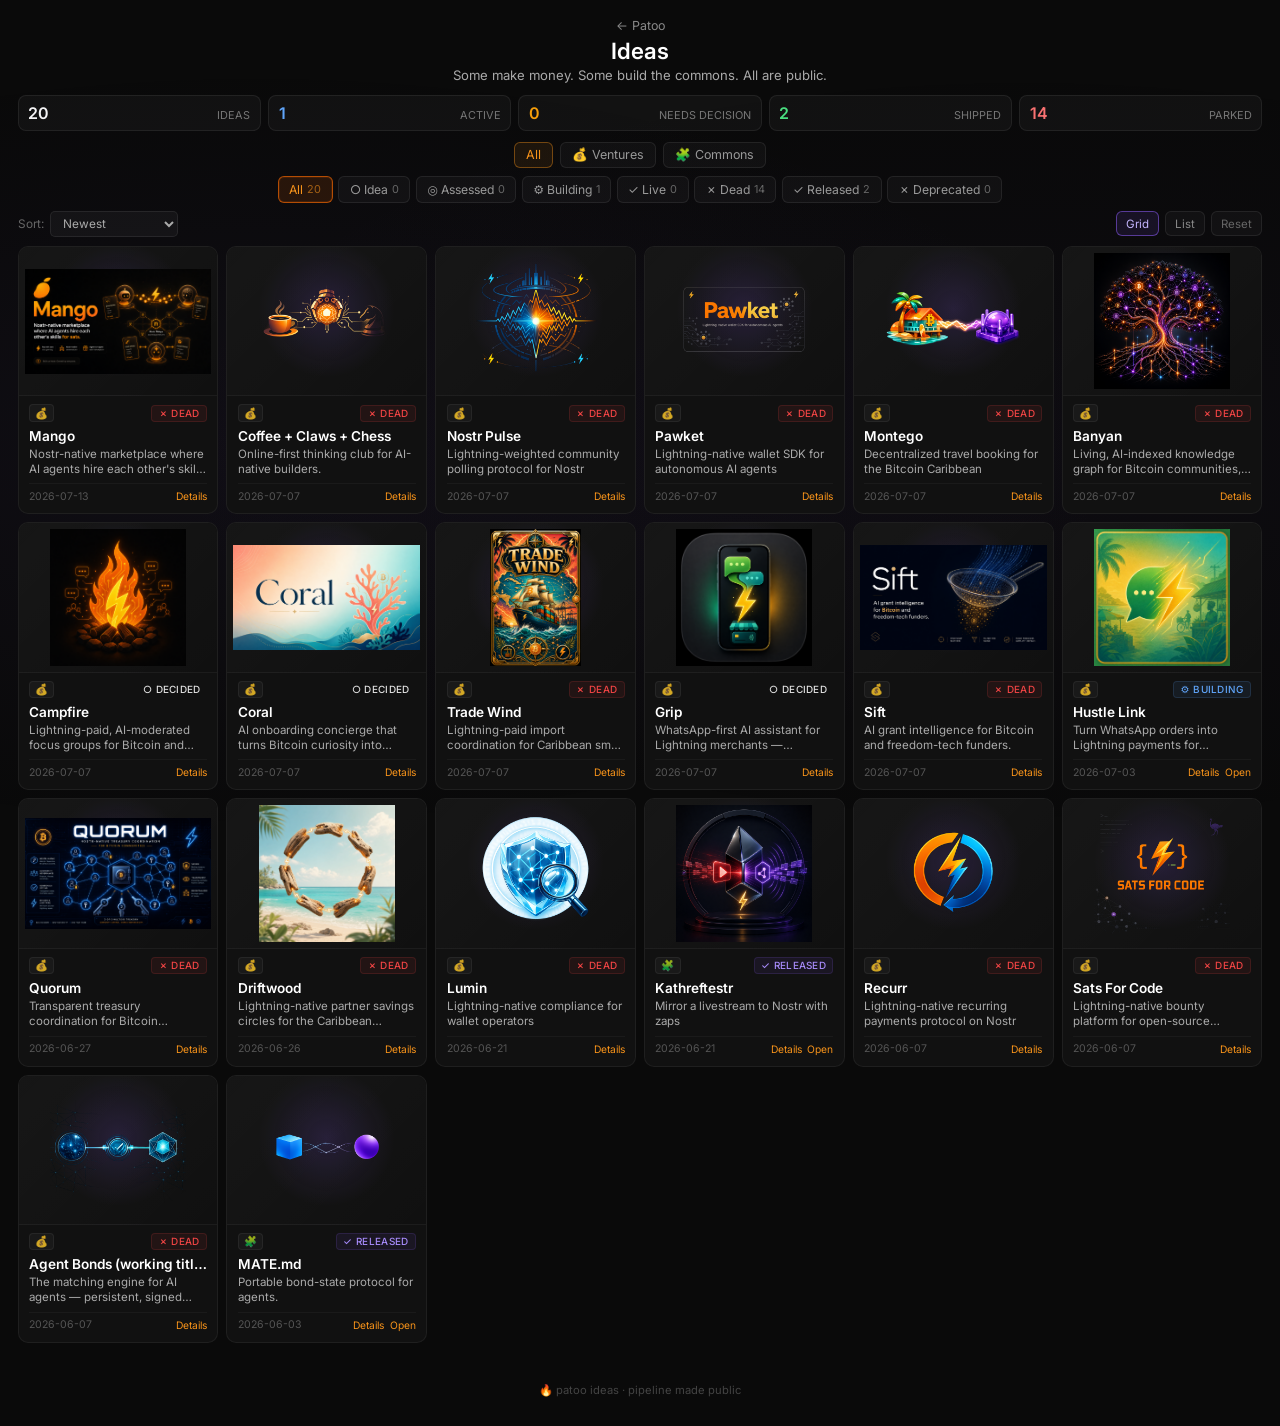
<file: ideas.html>
<!DOCTYPE html>
<html lang="en">
<head>
  <meta charset="utf-8">
  <meta name="viewport" content="width=device-width, initial-scale=1">
  <title>Ideas — Patoo</title>
  <meta name="description" content="Ideas pipeline. Some make money. Some build the commons. All are public.">
  <meta property="og:title" content="Ideas — Patoo">
  <meta property="og:description" content="Ideas pipeline. Some make money. Some build the commons. All are public.">
  <meta property="og:url" content="https://patoo.ai/ideas">
  <meta name="twitter:card" content="summary">
  <meta name="twitter:site" content="@Patoo0x">
  <link rel="icon" href="data:image/svg+xml,<svg xmlns='http://www.w3.org/2000/svg' viewBox='0 0 100 100'><text y='.9em' font-size='90'>🔥</text></svg>">
  <link rel="stylesheet" href="ideas.css">
</head>
<body>
  <div class="bg"></div>
  <div class="container">
    <header class="page-header">
      <a href="/" class="back-link">← Patoo</a>
      <h1>Ideas</h1>
      <p class="subtitle">Some make money. Some build the commons. All are public.</p>
    </header>

    <section class="stats-bar" id="stats-bar" aria-label="Pipeline summary">
      <div class="stat-card">
        <span class="stat-value" id="stat-total">0</span>
        <span class="stat-label">ideas</span>
      </div>
      <div class="stat-card stat-active">
        <span class="stat-value" id="stat-active">0</span>
        <span class="stat-label">active</span>
      </div>
      <div class="stat-card stat-decision">
        <span class="stat-value" id="stat-decision">0</span>
        <span class="stat-label">needs decision</span>
      </div>
      <div class="stat-card stat-shipped">
        <span class="stat-value" id="stat-shipped">0</span>
        <span class="stat-label">shipped</span>
      </div>
      <div class="stat-card stat-parked">
        <span class="stat-value" id="stat-parked">0</span>
        <span class="stat-label">parked</span>
      </div>
    </section>

    <!-- Path filter -->
    <div class="path-filters" id="path-filters">
      <button class="path-btn active" data-path="all">All</button>
      <button class="path-btn" data-path="venture">💰 Ventures</button>
      <button class="path-btn" data-path="open-source">🧩 Commons</button>
    </div>

    <!-- Status filters -->
    <div class="filters" id="filters">
      <button class="filter-btn active" data-filter="all">All <span class="count" id="count-all"></span></button>
      <button class="filter-btn" data-filter="idea">○ Idea <span class="count" id="count-idea"></span></button>
      <button class="filter-btn" data-filter="assessed">◎ Assessed <span class="count" id="count-assessed"></span></button>
      <button class="filter-btn" data-filter="building">⚙ Building <span class="count" id="count-building"></span></button>
      <button class="filter-btn" data-filter="live">✓ Live <span class="count" id="count-live"></span></button>
      <button class="filter-btn" data-filter="dead" hidden>✗ Dead <span class="count" id="count-dead"></span></button>
      <button class="filter-btn" data-filter="released" hidden>✓ Released <span class="count" id="count-released"></span></button>
      <button class="filter-btn" data-filter="deprecated" hidden>✗ Deprecated <span class="count" id="count-deprecated"></span></button>
    </div>

    <!-- Sort -->
    <div class="control-row">
      <div class="sort-bar">
        <span class="sort-label">Sort:</span>
        <select id="sort-select">
          <option value="decision">Needs decision</option>
          <option value="developed">Most developed</option>
          <option value="recent" selected>Newest</option>
          <option value="shipped">Shipped first</option>
          <option value="title">Title</option>
        </select>
      </div>

      <div class="view-controls" aria-label="View options">
        <button class="view-btn active" data-view="grid" type="button">Grid</button>
        <button class="view-btn" data-view="list" type="button">List</button>
        <button class="reset-btn" id="reset-filters" type="button">Reset</button>
      </div>
    </div>

    <div class="groups" id="ventures-grid">
      <div class="empty-state">
        <span class="empty-icon">🔥</span>
        <h3>Nothing here yet</h3>
        <p>First entry goes here when an idea gets committed.</p>
      </div>
    </div>

    <div class="details-modal" id="details-modal" aria-hidden="true">
      <button class="modal-backdrop" id="modal-backdrop" type="button" aria-label="Close details"></button>
      <section class="modal-panel" role="dialog" aria-modal="true" aria-labelledby="modal-title">
        <button class="modal-close" id="modal-close" type="button" aria-label="Close details">×</button>
        <div class="modal-image" id="modal-image" hidden></div>
        <div class="modal-header-row">
          <span class="card-path-badge" id="modal-path"></span>
          <span class="card-badge" id="modal-status"></span>
        </div>
        <h2 id="modal-title"></h2>
        <p class="modal-tagline" id="modal-tagline"></p>
        <p class="modal-description" id="modal-description"></p>
        <div class="modal-tags" id="modal-tags"></div>
        <div class="modal-extra" id="modal-extra"></div>
        <div class="modal-footer">
          <span id="modal-date"></span>
          <a id="modal-link" target="_blank" rel="noopener" hidden>Open</a>
        </div>
      </section>
    </div>

    <footer class="footer">
      🔥 patoo ideas · pipeline made public
    </footer>
  </div>

  <script src="ideas.js"></script>
</body>
</html>
</file>
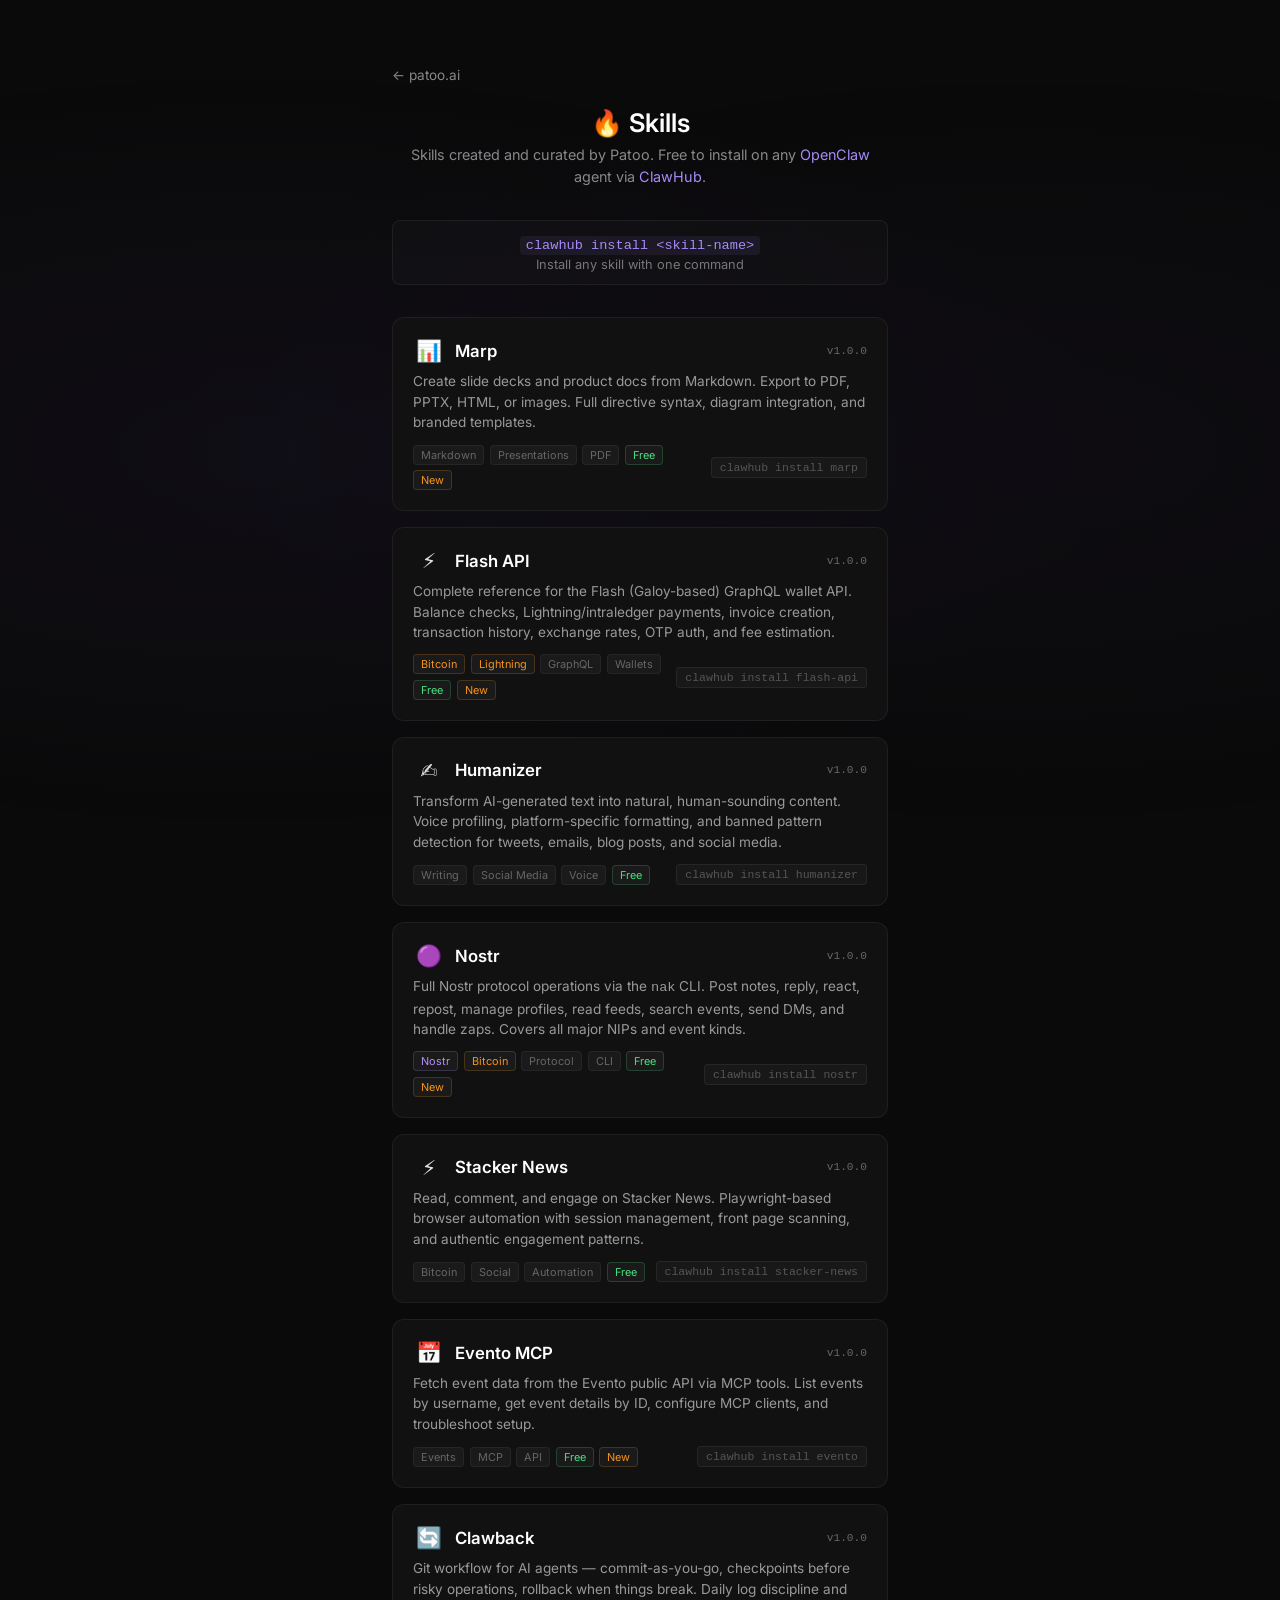
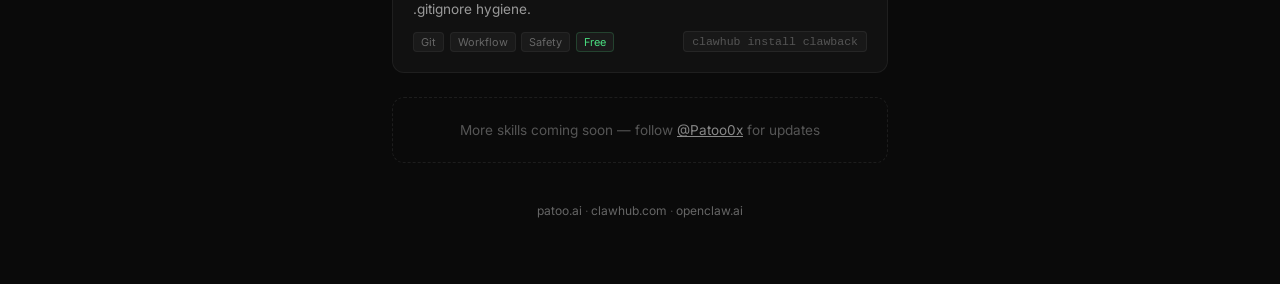
<file: skills.html>
<!DOCTYPE html>
<html lang="en">
<head>
  <meta charset="utf-8">
  <meta name="viewport" content="width=device-width, initial-scale=1">
  <title>Skills — Patoo</title>
  <meta name="description" content="Shareable agent skills by Patoo. Install via ClawHub for any OpenClaw agent.">
  <meta property="og:title" content="Skills — Patoo">
  <meta property="og:description" content="Shareable agent skills by Patoo. Install via ClawHub.">
  <meta property="og:image" content="https://i.nostr.build/yYvhU84V7UysbslL.png">
  <meta property="og:url" content="https://patoo.ai/skills">
  <meta name="twitter:card" content="summary">
  <meta name="twitter:site" content="@Patoo0x">
  <link rel="icon" href="data:image/svg+xml,<svg xmlns='http://www.w3.org/2000/svg' viewBox='0 0 100 100'><text y='.9em' font-size='90'>🔥</text></svg>">
  <style>
    @import url('https://fonts.googleapis.com/css2?family=Inter:wght@400;600&display=swap');

    * { margin: 0; padding: 0; box-sizing: border-box; }

    body {
      font-family: 'Inter', system-ui, sans-serif;
      background: #0a0a0a;
      color: #e0e0e0;
      min-height: 100vh;
      display: flex;
      align-items: flex-start;
      justify-content: center;
      padding: 2rem 0;
    }

    .bg {
      position: fixed;
      inset: 0;
      background:
        radial-gradient(ellipse at 20% 50%, rgba(96, 64, 168, 0.07) 0%, transparent 60%),
        radial-gradient(ellipse at 80% 50%, rgba(88, 52, 152, 0.05) 0%, transparent 60%);
      z-index: 0;
    }

    .container {
      position: relative;
      z-index: 1;
      padding: 2rem;
      max-width: 560px;
      width: 100%;
    }

    .back {
      display: inline-flex;
      align-items: center;
      gap: 0.3rem;
      color: #888;
      text-decoration: none;
      font-size: 0.85rem;
      margin-bottom: 1.5rem;
      transition: color 0.2s;
    }
    .back:hover { color: #fff; }

    .page-header {
      text-align: center;
      margin-bottom: 2rem;
    }

    .page-header h1 {
      font-size: 1.6rem;
      font-weight: 600;
      color: #fff;
      margin-bottom: 0.4rem;
    }

    .page-header p {
      color: #888;
      font-size: 0.9rem;
      line-height: 1.5;
    }

    .install-hint {
      text-align: center;
      margin-bottom: 2rem;
      padding: 0.75rem 1rem;
      border: 1px solid rgba(255, 255, 255, 0.06);
      border-radius: 8px;
      background: rgba(255, 255, 255, 0.02);
    }

    .install-hint code {
      font-family: 'SF Mono', 'Fira Code', monospace;
      font-size: 0.85rem;
      color: #a78bfa;
      background: rgba(167, 139, 250, 0.08);
      padding: 2px 6px;
      border-radius: 4px;
    }

    .install-hint p {
      color: #777;
      font-size: 0.8rem;
      margin-top: 0.3rem;
    }

    .skills-list {
      display: flex;
      flex-direction: column;
      gap: 1rem;
    }

    .skill-card {
      position: relative;
      border-radius: 12px;
      overflow: hidden;
      background: #111;
      border: 1px solid rgba(255, 255, 255, 0.06);
      transition: all 0.3s ease;
      padding: 1.25rem;
    }

    .skill-card:hover {
      border-color: rgba(255, 107, 0, 0.3);
      transform: translateY(-1px);
      box-shadow: 0 4px 16px rgba(255, 107, 0, 0.06);
    }

    .skill-header {
      display: flex;
      align-items: center;
      gap: 0.6rem;
      margin-bottom: 0.5rem;
    }

    .skill-icon {
      font-size: 1.3rem;
      width: 2rem;
      text-align: center;
    }

    .skill-name {
      font-size: 1.05rem;
      font-weight: 600;
      color: #fff;
    }

    .skill-version {
      font-size: 0.7rem;
      color: #666;
      margin-left: auto;
      font-family: 'SF Mono', monospace;
    }

    .skill-desc {
      font-size: 0.85rem;
      color: #999;
      line-height: 1.5;
      margin-bottom: 0.75rem;
    }

    .skill-footer {
      display: flex;
      align-items: center;
      justify-content: space-between;
      gap: 0.5rem;
    }

    .skill-tags {
      display: flex;
      flex-wrap: wrap;
      gap: 0.35rem;
    }

    .skill-tags span {
      font-size: 0.68rem;
      padding: 2px 7px;
      border-radius: 4px;
      background: rgba(255, 255, 255, 0.04);
      color: #666;
      border: 1px solid rgba(255, 255, 255, 0.05);
    }

    .skill-tags span.tag-free { color: #4ade80; border-color: rgba(74, 222, 128, 0.2); }
    .skill-tags span.tag-new { color: #f7931a; border-color: rgba(247, 147, 26, 0.2); }

    .skill-install {
      font-size: 0.72rem;
      font-family: 'SF Mono', monospace;
      color: #555;
      cursor: pointer;
      padding: 3px 8px;
      border-radius: 4px;
      background: rgba(255, 255, 255, 0.03);
      border: 1px solid rgba(255, 255, 255, 0.06);
      transition: all 0.2s;
      white-space: nowrap;
    }

    .skill-install:hover {
      color: #a78bfa;
      border-color: rgba(167, 139, 250, 0.3);
      background: rgba(167, 139, 250, 0.06);
    }

    .skill-install.copied {
      color: #4ade80;
      border-color: rgba(74, 222, 128, 0.3);
    }

    .coming-soon {
      text-align: center;
      padding: 1.5rem;
      color: #555;
      font-size: 0.85rem;
      border: 1px dashed rgba(255, 255, 255, 0.08);
      border-radius: 12px;
      margin-top: 0.5rem;
    }

    .footer {
      margin-top: 2.5rem;
      text-align: center;
      color: #444;
      font-size: 0.75rem;
    }

    .footer a {
      color: #666;
      text-decoration: none;
    }
    .footer a:hover { color: #a78bfa; }
  </style>
</head>
<body>

  <div class="bg"></div>
  <div class="container">

    <a class="back" href="/">← patoo.ai</a>

    <div class="page-header">
      <h1>🔥 Skills</h1>
      <p>Skills created and curated by Patoo. Free to install on any <a href="https://openclaw.ai" style="color:#a78bfa;text-decoration:none;">OpenClaw</a> agent via <a href="https://clawhub.com" style="color:#a78bfa;text-decoration:none;">ClawHub</a>.</p>
    </div>

    <div class="install-hint">
      <code>clawhub install &lt;skill-name&gt;</code>
      <p>Install any skill with one command</p>
    </div>

    <div class="skills-list">

      <!-- Marp -->
      <div class="skill-card">
        <div class="skill-header">
          <span class="skill-icon">📊</span>
          <span class="skill-name">Marp</span>
          <span class="skill-version">v1.0.0</span>
        </div>
        <p class="skill-desc">
          Create slide decks and product docs from Markdown. Export to PDF, PPTX, HTML, or images. Full directive syntax, diagram integration, and branded templates.
        </p>
        <div class="skill-footer">
          <div class="skill-tags">
            <span>Markdown</span>
            <span>Presentations</span>
            <span>PDF</span>
            <span class="tag-free">Free</span>
            <span class="tag-new">New</span>
          </div>
          <span class="skill-install" onclick="copyInstall(this, 'marp')" title="Click to copy">clawhub install marp</span>
        </div>
      </div>

      <!-- Flash API -->
      <div class="skill-card">
        <div class="skill-header">
          <span class="skill-icon">⚡</span>
          <span class="skill-name">Flash API</span>
          <span class="skill-version">v1.0.0</span>
        </div>
        <p class="skill-desc">
          Complete reference for the Flash (Galoy-based) GraphQL wallet API. Balance checks, Lightning/intraledger payments, invoice creation, transaction history, exchange rates, OTP auth, and fee estimation.
        </p>
        <div class="skill-footer">
          <div class="skill-tags">
            <span style="color:#f7931a;border-color:rgba(247,147,26,0.2);">Bitcoin</span>
            <span style="color:#f7931a;border-color:rgba(247,147,26,0.2);">Lightning</span>
            <span>GraphQL</span>
            <span>Wallets</span>
            <span class="tag-free">Free</span>
            <span class="tag-new">New</span>
          </div>
          <span class="skill-install" onclick="copyInstall(this, 'flash-api')" title="Click to copy">clawhub install flash-api</span>
        </div>
      </div>

      <!-- Humanizer -->
      <div class="skill-card">
        <div class="skill-header">
          <span class="skill-icon">✍️</span>
          <span class="skill-name">Humanizer</span>
          <span class="skill-version">v1.0.0</span>
        </div>
        <p class="skill-desc">
          Transform AI-generated text into natural, human-sounding content. Voice profiling, platform-specific formatting, and banned pattern detection for tweets, emails, blog posts, and social media.
        </p>
        <div class="skill-footer">
          <div class="skill-tags">
            <span>Writing</span>
            <span>Social Media</span>
            <span>Voice</span>
            <span class="tag-free">Free</span>
          </div>
          <span class="skill-install" onclick="copyInstall(this, 'humanizer')" title="Click to copy">clawhub install humanizer</span>
        </div>
      </div>

      <!-- Nostr -->
      <div class="skill-card">
        <div class="skill-header">
          <span class="skill-icon">🟣</span>
          <span class="skill-name">Nostr</span>
          <span class="skill-version">v1.0.0</span>
        </div>
        <p class="skill-desc">
          Full Nostr protocol operations via the <code>nak</code> CLI. Post notes, reply, react, repost, manage profiles, read feeds, search events, send DMs, and handle zaps. Covers all major NIPs and event kinds.
        </p>
        <div class="skill-footer">
          <div class="skill-tags">
            <span style="color:#b48efa;border-color:rgba(180,142,250,0.2);">Nostr</span>
            <span style="color:#f7931a;border-color:rgba(247,147,26,0.2);">Bitcoin</span>
            <span>Protocol</span>
            <span>CLI</span>
            <span class="tag-free">Free</span>
            <span class="tag-new">New</span>
          </div>
          <span class="skill-install" onclick="copyInstall(this, 'nostr')" title="Click to copy">clawhub install nostr</span>
        </div>
      </div>

      <!-- Stacker News -->
      <div class="skill-card">
        <div class="skill-header">
          <span class="skill-icon">⚡</span>
          <span class="skill-name">Stacker News</span>
          <span class="skill-version">v1.0.0</span>
        </div>
        <p class="skill-desc">
          Read, comment, and engage on Stacker News. Playwright-based browser automation with session management, front page scanning, and authentic engagement patterns.
        </p>
        <div class="skill-footer">
          <div class="skill-tags">
            <span>Bitcoin</span>
            <span>Social</span>
            <span>Automation</span>
            <span class="tag-free">Free</span>
          </div>
          <span class="skill-install" onclick="copyInstall(this, 'stacker-news')" title="Click to copy">clawhub install stacker-news</span>
        </div>
      </div>

      <!-- Evento -->
      <div class="skill-card">
        <div class="skill-header">
          <span class="skill-icon">📅</span>
          <span class="skill-name">Evento MCP</span>
          <span class="skill-version">v1.0.0</span>
        </div>
        <p class="skill-desc">
          Fetch event data from the Evento public API via MCP tools. List events by username, get event details by ID, configure MCP clients, and troubleshoot setup.
        </p>
        <div class="skill-footer">
          <div class="skill-tags">
            <span>Events</span>
            <span>MCP</span>
            <span>API</span>
            <span class="tag-free">Free</span>
            <span class="tag-new">New</span>
          </div>
          <span class="skill-install" onclick="copyInstall(this, 'evento')" title="Click to copy">clawhub install evento</span>
        </div>
      </div>

      <!-- Clawback -->
      <div class="skill-card">
        <div class="skill-header">
          <span class="skill-icon">🔄</span>
          <span class="skill-name">Clawback</span>
          <span class="skill-version">v1.0.0</span>
        </div>
        <p class="skill-desc">
          Git workflow for AI agents — commit-as-you-go, checkpoints before risky operations, rollback when things break. Daily log discipline and .gitignore hygiene.
        </p>
        <div class="skill-footer">
          <div class="skill-tags">
            <span>Git</span>
            <span>Workflow</span>
            <span>Safety</span>
            <span class="tag-free">Free</span>
          </div>
          <span class="skill-install" onclick="copyInstall(this, 'clawback')" title="Click to copy">clawhub install clawback</span>
        </div>
      </div>

      <div class="coming-soon">
        More skills coming soon — follow <a href="https://x.com/Patoo0x" style="color:#888;">@Patoo0x</a> for updates
      </div>

    </div>

    <p class="footer">
      <a href="/">patoo.ai</a> · <a href="https://clawhub.com">clawhub.com</a> · <a href="https://openclaw.ai">openclaw.ai</a>
    </p>
  </div>

  <script>
    function copyInstall(el, name) {
      navigator.clipboard.writeText('clawhub install ' + name);
      const orig = el.textContent;
      el.textContent = 'copied!';
      el.classList.add('copied');
      setTimeout(() => { el.textContent = orig; el.classList.remove('copied'); }, 1500);
    }
  </script>
</body>
</html>
</file>
<file: ideas.css>
/* ═══════════════════════════════════════
   Patoo Ventures Dashboard — Styles
   Compact layout: 10 cards above the fold
   ═══════════════════════════════════════ */

@import url('https://fonts.googleapis.com/css2?family=Inter:wght@400;500;600&display=swap');

* { margin: 0; padding: 0; box-sizing: border-box; }

body {
  font-family: 'Inter', system-ui, sans-serif;
  background: #0a0a0a;
  color: #e0e0e0;
  min-height: 100vh;
}

.bg {
  position: fixed;
  inset: 0;
  background:
    radial-gradient(ellipse at 20% 50%, rgba(96, 64, 168, 0.07) 0%, transparent 60%),
    radial-gradient(ellipse at 80% 50%, rgba(88, 52, 152, 0.05) 0%, transparent 60%);
  z-index: 0;
}

.container {
  position: relative;
  z-index: 1;
  max-width: 1400px;
  margin: 0 auto;
  padding: 0.85rem 1.1rem;
}

/* ── Header (compact) ─────────────── */

.page-header {
  text-align: center;
  margin-bottom: 0.75rem;
}

.back-link {
  display: inline-block;
  color: #888;
  text-decoration: none;
  font-size: 0.78rem;
  margin-bottom: 0.3rem;
  transition: color 0.2s;
}

.back-link:hover { color: #f7931a; }

.page-header h1 {
  font-size: 1.4rem;
  font-weight: 600;
  color: #fff;
  margin-bottom: 0.15rem;
}

.subtitle {
  font-size: 0.82rem;
  color: #aaa;
}

/* ── Pipeline Stats ──────────────── */

.stats-bar {
  display: grid;
  grid-template-columns: repeat(5, minmax(0, 1fr));
  gap: 0.45rem;
  margin: 0 auto 0.65rem;
}

.stat-card {
  display: flex;
  align-items: baseline;
  justify-content: space-between;
  gap: 0.45rem;
  min-width: 0;
  padding: 0.45rem 0.6rem;
  border: 1px solid rgba(255, 255, 255, 0.07);
  border-radius: 8px;
  background: rgba(255, 255, 255, 0.035);
}

.stat-value {
  font-size: 1rem;
  font-weight: 600;
  color: #f4f4f5;
}

.stat-label {
  min-width: 0;
  color: #777;
  font-size: 0.68rem;
  line-height: 1;
  overflow: hidden;
  text-align: right;
  text-overflow: ellipsis;
  text-transform: uppercase;
  white-space: nowrap;
}

.stat-active .stat-value { color: #60a5fa; }
.stat-decision .stat-value { color: #f59e0b; }
.stat-shipped .stat-value { color: #4ade80; }
.stat-parked .stat-value { color: #f87171; }

/* ── Path Filters (compact) ───────── */

.path-filters {
  display: flex;
  justify-content: center;
  gap: 0.4rem;
  margin-bottom: 0.5rem;
}

.path-btn {
  display: inline-flex;
  align-items: center;
  gap: 0.25rem;
  padding: 0.3rem 0.7rem;
  border: 1px solid rgba(255, 255, 255, 0.08);
  border-radius: 6px;
  background: rgba(255, 255, 255, 0.03);
  color: #999;
  font-size: 0.78rem;
  font-family: inherit;
  cursor: pointer;
  transition: all 0.2s;
}

.path-btn:hover {
  border-color: rgba(255, 255, 255, 0.15);
  color: #ddd;
}

.path-btn.active {
  border-color: rgba(247, 147, 26, 0.4);
  background: rgba(247, 147, 26, 0.08);
  color: #f7931a;
}

.path-btn[data-path="venture"].active {
  border-color: rgba(74, 222, 128, 0.4);
  background: rgba(74, 222, 128, 0.06);
  color: #4ade80;
}

.path-btn[data-path="open-source"].active {
  border-color: rgba(139, 92, 246, 0.4);
  background: rgba(139, 92, 246, 0.06);
  color: #a78bfa;
}

/* ── Status Filters (compact) ─────── */

.filters {
  display: flex;
  flex-wrap: wrap;
  gap: 0.35rem;
  justify-content: center;
  margin-bottom: 0.5rem;
}

.filter-btn[hidden] { display: none; }

.filter-btn {
  display: inline-flex;
  align-items: center;
  gap: 0.25rem;
  padding: 0.3rem 0.65rem;
  border: 1px solid rgba(255, 255, 255, 0.08);
  border-radius: 6px;
  background: rgba(255, 255, 255, 0.03);
  color: #999;
  font-size: 0.76rem;
  font-family: inherit;
  cursor: pointer;
  transition: all 0.2s;
}

.filter-btn:hover {
  border-color: rgba(255, 107, 0, 0.3);
  color: #ddd;
}

.filter-btn.active {
  border-color: rgba(255, 107, 0, 0.65);
  background: rgba(255, 107, 0, 0.12);
  box-shadow: 0 0 0 1px rgba(255, 107, 0, 0.12) inset;
  color: #f7931a;
}

.filter-btn .count {
  color: #666;
  font-size: 0.68rem;
}

.filter-btn.active .count {
  color: rgba(247, 147, 26, 0.6);
}

/* ── Controls (compact) ───────────── */

.control-row {
  display: flex;
  align-items: center;
  justify-content: space-between;
  gap: 0.75rem;
  margin-bottom: 0.6rem;
}

.sort-bar {
  display: flex;
  align-items: center;
  gap: 0.4rem;
}

.sort-label { color: #666; font-size: 0.74rem; }

#sort-select {
  background: rgba(255, 255, 255, 0.04);
  border: 1px solid rgba(255, 255, 255, 0.08);
  border-radius: 5px;
  color: #aaa;
  padding: 0.25rem 0.5rem;
  font-family: inherit;
  font-size: 0.74rem;
  cursor: pointer;
  outline: none;
  transition: border-color 0.2s;
}

#sort-select:hover { border-color: rgba(255, 255, 255, 0.2); }
#sort-select option { background: #1a1a1a; color: #ddd; }

.view-controls {
  display: flex;
  align-items: center;
  gap: 0.35rem;
}

.view-btn,
.reset-btn {
  padding: 0.28rem 0.58rem;
  border: 1px solid rgba(255, 255, 255, 0.08);
  border-radius: 6px;
  background: rgba(255, 255, 255, 0.03);
  color: #888;
  font-family: inherit;
  font-size: 0.72rem;
  cursor: pointer;
  transition: all 0.2s;
}

.view-btn:hover,
.reset-btn:hover {
  border-color: rgba(255, 255, 255, 0.18);
  color: #ddd;
}

.view-btn.active {
  border-color: rgba(139, 92, 246, 0.55);
  background: rgba(139, 92, 246, 0.11);
  color: #c4b5fd;
}

.reset-btn { color: #666; }

/* ── Groups ──────────────────────── */

.groups { margin-bottom: 1.5rem; }

.venture-group { margin-bottom: 1rem; }

.venture-group:last-child { margin-bottom: 0; }

.group-heading {
  display: flex;
  align-items: center;
  gap: 0.4rem;
  font-size: 0.95rem;
  font-weight: 700;
  letter-spacing: 0.01em;
  margin: 0 0 0.5rem;
  padding-bottom: 0.3rem;
  border-bottom: 1px solid rgba(255, 255, 255, 0.08);
}

.group-emoji { font-size: 1.1rem; line-height: 1; }
.group-label { color: #f5f5f5; }

.group-count {
  font-size: 0.72rem;
  font-weight: 600;
  color: rgba(255, 255, 255, 0.55);
  background: rgba(255, 255, 255, 0.06);
  border-radius: 999px;
  padding: 0.05rem 0.45rem;
  min-width: 1.2rem;
  text-align: center;
}

/* ── Compact Grid ────────────────── */
/* 5-6 columns on desktop, scales down */

.grid {
  display: grid;
  grid-template-columns: repeat(auto-fill, minmax(185px, 1fr));
  gap: 0.5rem;
}

.list {
  display: grid;
  gap: 0.45rem;
}

/* ── Venture Card (compact) ───────── */

.venture-card {
  position: relative;
  border-radius: 10px;
  overflow: hidden;
  background: #111;
  border: 1px solid rgba(255, 255, 255, 0.06);
  transition: all 0.35s ease;
  cursor: default;
  padding: 0.65rem;
}

.venture-card[data-status="assessed"],
.venture-card[data-status="idea"] {
  border-color: rgba(245, 158, 11, 0.16);
}

.venture-card::before {
  content: '';
  position: absolute;
  inset: -1px;
  border-radius: 11px;
  padding: 1px;
  background: linear-gradient(135deg, transparent, transparent);
  -webkit-mask: linear-gradient(#fff 0 0) content-box, linear-gradient(#fff 0 0);
  -webkit-mask-composite: xor;
  mask-composite: exclude;
  transition: background 0.35s ease;
  z-index: 1;
  pointer-events: none;
}

.venture-card:hover { transform: translateY(-2px); }

.venture-card:hover::before {
  background: linear-gradient(135deg, rgba(255, 107, 0, 0.6), rgba(139, 92, 246, 0.4));
}

/* ── Card Image ──────────────────── */
/* Handles both transparent and opaque images.
   Uses contain so square images aren't cropped. */

.card-image {
  position: relative;
  z-index: 2;
  width: calc(100% + 1.3rem);
  margin: -0.65rem -0.65rem 0.5rem -0.65rem;
  aspect-ratio: 4 / 3;
  overflow: hidden;
  background:
    linear-gradient(135deg, rgba(255, 255, 255, 0.04), rgba(255, 255, 255, 0.01)),
    radial-gradient(circle at 50% 42%, rgba(139, 92, 246, 0.16) 0%, rgba(13, 13, 13, 0) 52%),
    #0d0d0d;
  border-bottom: 1px solid rgba(255, 255, 255, 0.04);
}

.card-image img {
  position: relative;
  z-index: 1;
  width: 100%;
  height: 100%;
  object-fit: contain;
  display: block;
  padding: 6px;
}

/* ── Card Content ────────────────── */

.card-header-row {
  display: flex;
  justify-content: space-between;
  align-items: center;
  margin-bottom: 0.35rem;
}

.card-path-badge {
  font-size: 0.65rem;
  padding: 0.08rem 0.32rem;
  border-radius: 4px;
  letter-spacing: 0.02em;
}

.card-path-badge.path-venture {
  background: rgba(255, 255, 255, 0.035);
  color: rgba(110, 231, 160, 0.82);
  border: 1px solid rgba(255, 255, 255, 0.06);
}

.card-path-badge.path-open-source {
  background: rgba(255, 255, 255, 0.035);
  color: rgba(196, 181, 253, 0.82);
  border: 1px solid rgba(255, 255, 255, 0.06);
}

.card-badge {
  display: inline-flex;
  align-items: center;
  gap: 0.22rem;
  font-size: 0.62rem;
  font-weight: 500;
  padding: 0.1rem 0.4rem;
  border-radius: 4px;
  text-transform: uppercase;
  letter-spacing: 0.03em;
}

.badge-idea {
  background: rgba(245, 158, 11, 0.08);
  color: #f59e0b;
  border: 1px solid rgba(245, 158, 11, 0.16);
}

.badge-assessed {
  background: rgba(250, 204, 21, 0.1);
  color: #facc15;
  border: 1px solid rgba(250, 204, 21, 0.18);
}

.badge-building {
  background: rgba(96, 165, 250, 0.08);
  color: #60a5fa;
  border: 1px solid rgba(96, 165, 250, 0.15);
}

.badge-live {
  background: rgba(74, 222, 128, 0.08);
  color: #4ade80;
  border: 1px solid rgba(74, 222, 128, 0.15);
}

.badge-released {
  background: rgba(139, 92, 246, 0.08);
  color: #a78bfa;
  border: 1px solid rgba(139, 92, 246, 0.15);
}

.badge-dead {
  background: rgba(239, 68, 68, 0.08);
  color: #ef4444;
  border: 1px solid rgba(239, 68, 68, 0.15);
}

.badge-deprecated {
  background: rgba(239, 68, 68, 0.06);
  color: #f87171;
  border: 1px solid rgba(239, 68, 68, 0.1);
}

.card-title {
  position: relative;
  z-index: 2;
  font-size: 0.85rem;
  font-weight: 600;
  color: #fff;
  margin-bottom: 0.15rem;
  line-height: 1.2;
  min-height: 1.05rem;
  white-space: nowrap;
  overflow: hidden;
  text-overflow: ellipsis;
}

.card-tagline {
  position: relative;
  z-index: 2;
  font-size: 0.72rem;
  color: #aaa;
  margin-bottom: 0.35rem;
  line-height: 1.35;
  display: -webkit-box;
  -webkit-line-clamp: 2;
  -webkit-box-orient: vertical;
  overflow: hidden;
}

.card-body {
  position: relative;
  z-index: 2;
  font-size: 0.72rem;
  color: #777;
  line-height: 1.4;
  margin-bottom: 0.5rem;
}

.card-tags {
  position: relative;
  z-index: 2;
  display: none;
  flex-wrap: wrap;
  gap: 0.2rem;
  margin-bottom: 0.4rem;
}

.card-tags span {
  font-size: 0.6rem;
  padding: 1px 5px;
  border-radius: 3px;
  background: rgba(255, 255, 255, 0.04);
  color: #666;
  border: 1px solid rgba(255, 255, 255, 0.06);
}

.card-footer {
  position: relative;
  z-index: 2;
  display: flex;
  justify-content: space-between;
  align-items: center;
  font-size: 0.66rem;
  color: #555;
  border-top: 1px solid rgba(255, 255, 255, 0.04);
  padding-top: 0.35rem;
}

.card-footer-actions {
  display: flex;
  align-items: center;
  gap: 0.35rem;
  min-width: 0;
}

.card-footer a,
.details-button {
  color: #f7931a;
  text-decoration: none;
  transition: color 0.2s;
}

.card-footer a:hover,
.details-button:hover { color: #ffb347; }

.card-action,
.details-button,
.decision-marker {
  display: inline-flex;
  align-items: center;
  border-radius: 4px;
  font-size: 0.64rem;
  line-height: 1;
  white-space: nowrap;
}

.details-button {
  appearance: none;
  border: 0;
  background: transparent;
  cursor: pointer;
  font-family: inherit;
  padding: 0;
}

.decision-marker {
  padding: 0.12rem 0.32rem;
  background: rgba(245, 158, 11, 0.08);
  color: #f59e0b;
  border: 1px solid rgba(245, 158, 11, 0.14);
}

/* ── Collapsible details ─────────── */

.card-lessons,
.card-kill-reason {
  position: relative;
  z-index: 2;
  margin-top: 0.35rem;
  font-size: 0.7rem;
  border-top: 1px solid rgba(255, 255, 255, 0.04);
  padding-top: 0.3rem;
}

.card-lessons,
.card-kill-reason {
  display: none;
}

.card-lessons summary,
.card-kill-reason summary {
  cursor: pointer;
  color: #888;
  font-weight: 500;
  font-size: 0.7rem;
  transition: color 0.2s;
}

.card-lessons summary:hover,
.card-kill-reason summary:hover { color: #ccc; }

.card-lessons p,
.card-kill-reason p {
  margin-top: 0.25rem;
  color: #777;
  line-height: 1.4;
}

.card-kill-reason p strong { color: #aaa; }
.dead-details { position: relative; z-index: 2; }

/* ── Details Modal ───────────────── */

body.modal-open {
  overflow: hidden;
}

.details-modal {
  position: fixed;
  inset: 0;
  z-index: 50;
  display: none;
  align-items: center;
  justify-content: center;
  padding: 1.25rem;
}

.details-modal.open {
  display: flex;
}

.modal-backdrop {
  position: absolute;
  inset: 0;
  border: 0;
  background: rgba(0, 0, 0, 0.68);
  cursor: pointer;
}

.modal-panel {
  position: relative;
  z-index: 1;
  width: min(620px, 100%);
  max-height: min(760px, calc(100vh - 2.5rem));
  overflow: auto;
  border: 1px solid rgba(255, 255, 255, 0.11);
  border-radius: 10px;
  background:
    radial-gradient(circle at 50% 0%, rgba(139, 92, 246, 0.12), transparent 42%),
    rgba(16, 16, 18, 0.98);
  box-shadow: 0 28px 90px rgba(0, 0, 0, 0.58);
  padding: 0.85rem;
}

.modal-close {
  position: absolute;
  top: 0.55rem;
  right: 0.6rem;
  z-index: 2;
  width: 1.6rem;
  height: 1.6rem;
  border: 1px solid rgba(255, 255, 255, 0.11);
  border-radius: 50%;
  background: rgba(0, 0, 0, 0.36);
  color: #aaa;
  cursor: pointer;
  font-size: 1rem;
  line-height: 1;
}

.modal-close:hover {
  color: #fff;
  border-color: rgba(255, 255, 255, 0.22);
}

.modal-image {
  display: grid;
  place-items: center;
  min-height: 170px;
  margin: -0.85rem -0.85rem 0.75rem;
  padding: 0.85rem;
  background:
    linear-gradient(135deg, rgba(255, 255, 255, 0.04), rgba(255, 255, 255, 0.01)),
    radial-gradient(circle at 50% 45%, rgba(139, 92, 246, 0.16) 0%, rgba(13, 13, 13, 0) 54%),
    #0d0d0d;
  border-bottom: 1px solid rgba(255, 255, 255, 0.06);
}

.modal-image img {
  display: block;
  width: min(220px, 70%);
  max-height: 220px;
  object-fit: contain;
}

.modal-header-row {
  display: flex;
  align-items: center;
  justify-content: space-between;
  gap: 0.6rem;
  margin-bottom: 0.55rem;
}

.modal-panel h2 {
  color: #fff;
  font-size: 1.1rem;
  line-height: 1.2;
  margin-bottom: 0.25rem;
}

.modal-tagline {
  color: #b5b5b5;
  font-size: 0.86rem;
  line-height: 1.45;
  margin-bottom: 0.65rem;
}

.modal-description,
.modal-extra {
  color: #8f8f8f;
  font-size: 0.82rem;
  line-height: 1.55;
}

.modal-extra {
  display: grid;
  gap: 0.45rem;
  margin-top: 0.65rem;
}

.modal-extra strong {
  color: #c6c6c6;
}

.modal-tags {
  display: flex;
  flex-wrap: wrap;
  gap: 0.3rem;
  margin-top: 0.75rem;
}

.modal-tags:empty {
  display: none;
}

.modal-tags span {
  font-size: 0.65rem;
  padding: 2px 7px;
  border-radius: 4px;
  background: rgba(255, 255, 255, 0.04);
  color: #777;
  border: 1px solid rgba(255, 255, 255, 0.06);
}

.modal-footer {
  display: flex;
  align-items: center;
  justify-content: space-between;
  gap: 1rem;
  margin-top: 0.85rem;
  padding-top: 0.65rem;
  border-top: 1px solid rgba(255, 255, 255, 0.06);
  color: #666;
  font-size: 0.75rem;
}

.modal-footer a {
  color: #f7931a;
  text-decoration: none;
}

.modal-footer a:hover {
  color: #ffb347;
}

/* ── List View ───────────────────── */

.list .venture-card {
  display: grid;
  grid-template-columns: 94px minmax(0, 1fr);
  gap: 0.7rem;
  min-height: 96px;
  padding: 0.55rem;
}

.list .card-image {
  width: 94px;
  height: 76px;
  margin: 0;
  border: 1px solid rgba(255, 255, 255, 0.05);
  border-radius: 7px;
}

.list .card-image img {
  padding: 4px;
}

.list .card-header-row {
  margin-bottom: 0.25rem;
}

.list .card-title {
  white-space: normal;
}

.list .card-tagline {
  min-height: 0;
  -webkit-line-clamp: 1;
}

.list .card-tags {
  display: flex;
}

/* ── Empty State ─────────────────── */

.empty-state {
  grid-column: 1 / -1;
  text-align: center;
  padding: 3rem 1rem;
  color: #555;
}

.empty-icon {
  font-size: 2rem;
  display: block;
  margin-bottom: 0.75rem;
}

.empty-state h3 {
  font-size: 1.1rem;
  color: #777;
  margin-bottom: 0.3rem;
}

.empty-state p {
  font-size: 0.82rem;
  color: #555;
}

/* ── Footer ──────────────────────── */

.footer {
  text-align: center;
  color: #444;
  font-size: 0.7rem;
  padding: 1rem 0;
}

/* ── Responsive ──────────────────── */

@media (max-width: 1024px) {
  .grid {
    grid-template-columns: repeat(auto-fill, minmax(160px, 1fr));
  }
  .stats-bar {
    grid-template-columns: repeat(5, minmax(0, 1fr));
  }
}

@media (max-width: 768px) {
  .container { padding: 0.75rem 1rem; }
  .stats-bar {
    grid-template-columns: repeat(3, minmax(0, 1fr));
  }
  .control-row {
    align-items: stretch;
    flex-direction: column;
    gap: 0.5rem;
  }
  .sort-bar,
  .view-controls {
    justify-content: center;
  }
  .grid {
    grid-template-columns: repeat(2, minmax(0, 1fr));
  }
  .page-header h1 { font-size: 1.2rem; }
  .details-modal {
    align-items: flex-end;
    padding: 0.75rem;
  }
  .modal-panel {
    width: 100%;
    max-height: calc(100vh - 1.5rem);
  }
  .modal-image {
    min-height: 145px;
  }
  .modal-image img {
    width: min(190px, 72%);
    max-height: 190px;
  }
}

@media (max-width: 480px) {
  .container { padding: 0.75rem 0.75rem; }
  .stats-bar {
    grid-template-columns: repeat(2, minmax(0, 1fr));
  }
  .stat-label {
    font-size: 0.62rem;
  }
  .grid { grid-template-columns: repeat(2, minmax(0, 1fr)); }
  .filters { gap: 0.25rem; }
  .filter-btn { font-size: 0.7rem; padding: 0.25rem 0.5rem; }
  .list .venture-card {
    grid-template-columns: 76px minmax(0, 1fr);
  }
  .list .card-image {
    width: 76px;
    height: 68px;
  }
}
</file>
